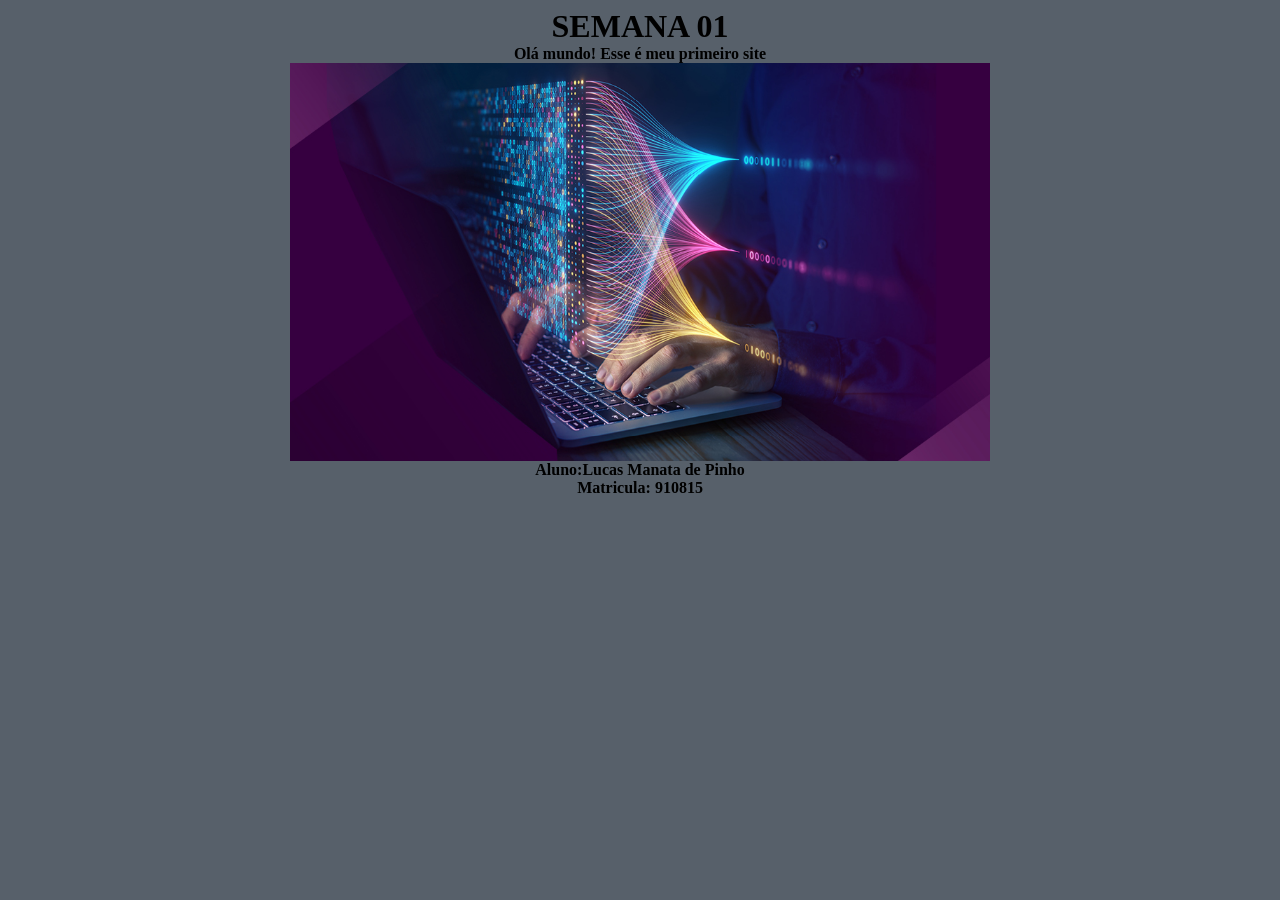
<file: DIW/index.html>
<!DOCTYPE html>
<html lang="en">
<head>
    <meta charset="UTF-8">
    <meta name="viewport" content="width=device-width, initial-scale=1.0">
    <title>Semana 1</title>
    <link rel="stylesheet" href="style.css">
    <style> 
        h1 {
            text-align: center;
            margin: 0;
    }
        h4 {
            text-align: center;
            margin: 0;
    }
        img {
            display: block;
            margin: 0 auto;
    }    
    </style>
</head>
<body>
    <h1>SEMANA 01</h1>
    <h4>Olá mundo! Esse é meu primeiro site</h4>
    <img src="computersciencie.jpeg" alt="" width="700px">
    <h4>Aluno:Lucas Manata de Pinho</h4>
    <h4>Matricula: 910815</h4>
</body>
</html>
</file>
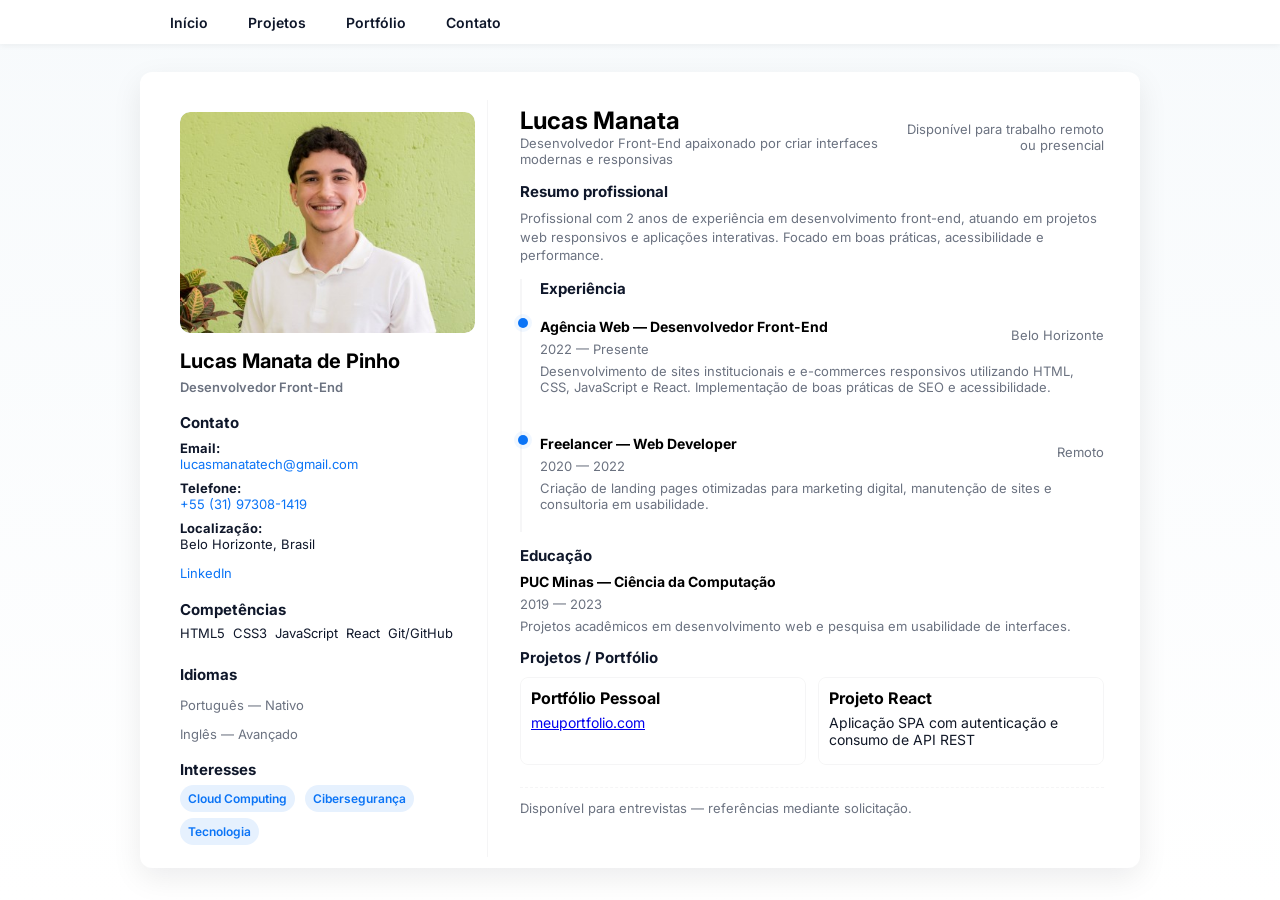
<file: DIW/semana03/index.html>
<!doctype html>
<html lang="pt-BR">
<head>
  <meta charset="utf-8" />
  <meta name="viewport" content="width=device-width,initial-scale=1" />
  <title>Currículo — Lucas Manata de Pinho</title>
  <meta name="description" content="Currículo em HTML/CSS de Lucas Manata de Pinho" />

  <!-- Fonte (substitua se preferir) -->
  <link href="https://fonts.googleapis.com/css2?family=Inter:wght@300;400;600;700&display=swap" rel="stylesheet">
  <link rel="stylesheet" href="style.css">
</head>
<body>
  <header class="site-header">
    <nav class="navbar">
      <ul>
        <li><a href="index.html">Início</a></li>
        <li><a href="projetos.html">Projetos</a></li>
        <li><a href="portfolio.html">Portfólio</a></li>
        <li><a href="contato.html">Contato</a></li>
      </ul>
    </nav>
  </header>

  <article class="cv-wrap" role="article" aria-label="Currículo">

    <!-- SIDEBAR -->
    <aside class="sidebar" aria-label="Informações pessoais">
      <div class="photo" aria-hidden="true">
        <img src="fotominha.jpg" alt="Foto de Lucas Manata" style="width:100%;height:100%;object-fit:cover;border-radius:10px;"/>
      </div>
      <div class="profile">
        <div class="name">Lucas Manata de Pinho</div>
        <div class="role">Desenvolvedor Front-End</div>
      </div>

      <div class="contact">
        <h3>Contato</h3>
        <p><strong>Email:</strong> <br><a href="email:lucas@email.com">lucasmanatatech@gmail.com</a></p>
        <p><strong>Telefone:</strong> <br><a href="tel:+5531999999999">+55 (31) 97308-1419</a></p>
        <p><strong>Localização:</strong> <br>Belo Horizonte, Brasil</p>

        <div style="margin-top:10px">
          <a class="muted" href="https://www.linkedin.com/in/lucasmanata/">LinkedIn</a>
        </div>
      </div>

      <div class="section">
        <h3>Competências</h3>
        <div class="skill-list">
          <span class="skill">HTML5</span>
          <span class="skill">CSS3</span>
          <span class="skill">JavaScript</span>
          <span class="skill">React</span>
          <span class="skill">Git/GitHub</span>
        </div>
      </div>

      <div class="section">
        <h3>Idiomas</h3>
        <p class="muted">Português — Nativo</p>
        <p class="muted">Inglês — Avançado</p>
      </div>

      <div class="section">
        <h3>Interesses</h3>
        <span class="tag">Cloud Computing</span>
        <span class="tag">Cibersegurança</span>
        <span class="tag">Tecnologia</span>
      </div>

    </aside>

    <!-- MAIN -->
    <main class="main">
      <header class="headline">
        <div>
          <h2 style="margin:0">Lucas Manata</h2>
          <div class="muted">Desenvolvedor Front-End apaixonado por criar interfaces modernas e responsivas</div>
        </div>
        <div style="text-align:right">
          <div class="muted">Disponível para trabalho remoto ou presencial</div>
        </div>
      </header>

      <section class="summary item">
        <h3>Resumo profissional</h3>
        <p class="desc">Profissional com 2 anos de experiência em desenvolvimento front-end, atuando em projetos web responsivos e aplicações interativas. Focado em boas práticas, acessibilidade e performance.</p>
      </section>

      <section class="experience item">
        <h3>Experiência</h3>

        <div class="exp-row">
          <div class="meta">
            <div>
              <h4>Agência Web — Desenvolvedor Front-End</h4>
              <div class="muted">2022 — Presente</div>
            </div>
            <div class="muted">Belo Horizonte</div>
          </div>
          <p class="desc">Desenvolvimento de sites institucionais e e-commerces responsivos utilizando HTML, CSS, JavaScript e React. Implementação de boas práticas de SEO e acessibilidade.</p>
        </div>

        <div class="exp-row">
          <div class="meta">
            <div>
              <h4>Freelancer — Web Developer</h4>
              <div class="muted">2020 — 2022</div>
            </div>
            <div class="muted">Remoto</div>
          </div>
          <p class="desc">Criação de landing pages otimizadas para marketing digital, manutenção de sites e consultoria em usabilidade.</p>
        </div>
      </section>

      <section class="item">
        <h3>Educação</h3>
        <div style="margin-top:8px">
          <h4>PUC Minas — Ciência da Computação</h4>
          <div class="muted">2019 — 2023</div>
          <p class="desc">Projetos acadêmicos em desenvolvimento web e pesquisa em usabilidade de interfaces.</p>
        </div>
      </section>

      <section class="item">
        <h3>Projetos / Portfólio</h3>
        <div style="display:grid; grid-template-columns:repeat(auto-fit, minmax(180px,1fr)); gap:12px; margin-top:10px">
          <div style="padding:10px; border-radius:8px; border:1px solid rgba(15,23,42,0.04)">
            <strong>Portfólio Pessoal</strong>
            <p class="muted"><a href="https://meuportfolio.com">meuportfolio.com</a></p>
          </div>
          <div style="padding:10px; border-radius:8px; border:1px solid rgba(15,23,42,0.04)">
            <strong>Projeto React</strong>
            <p class="muted">Aplicação SPA com autenticação e consumo de API REST</p>
          </div>
        </div>
      </section>

      <footer style="margin-top:22px; border-top:1px dashed rgba(15,23,42,0.04); padding-top:12px">
        <div class="muted">Disponível para entrevistas — referências mediante solicitação.</div>
      </footer>

    </main>
  </article>
</body>
</html>
</file>
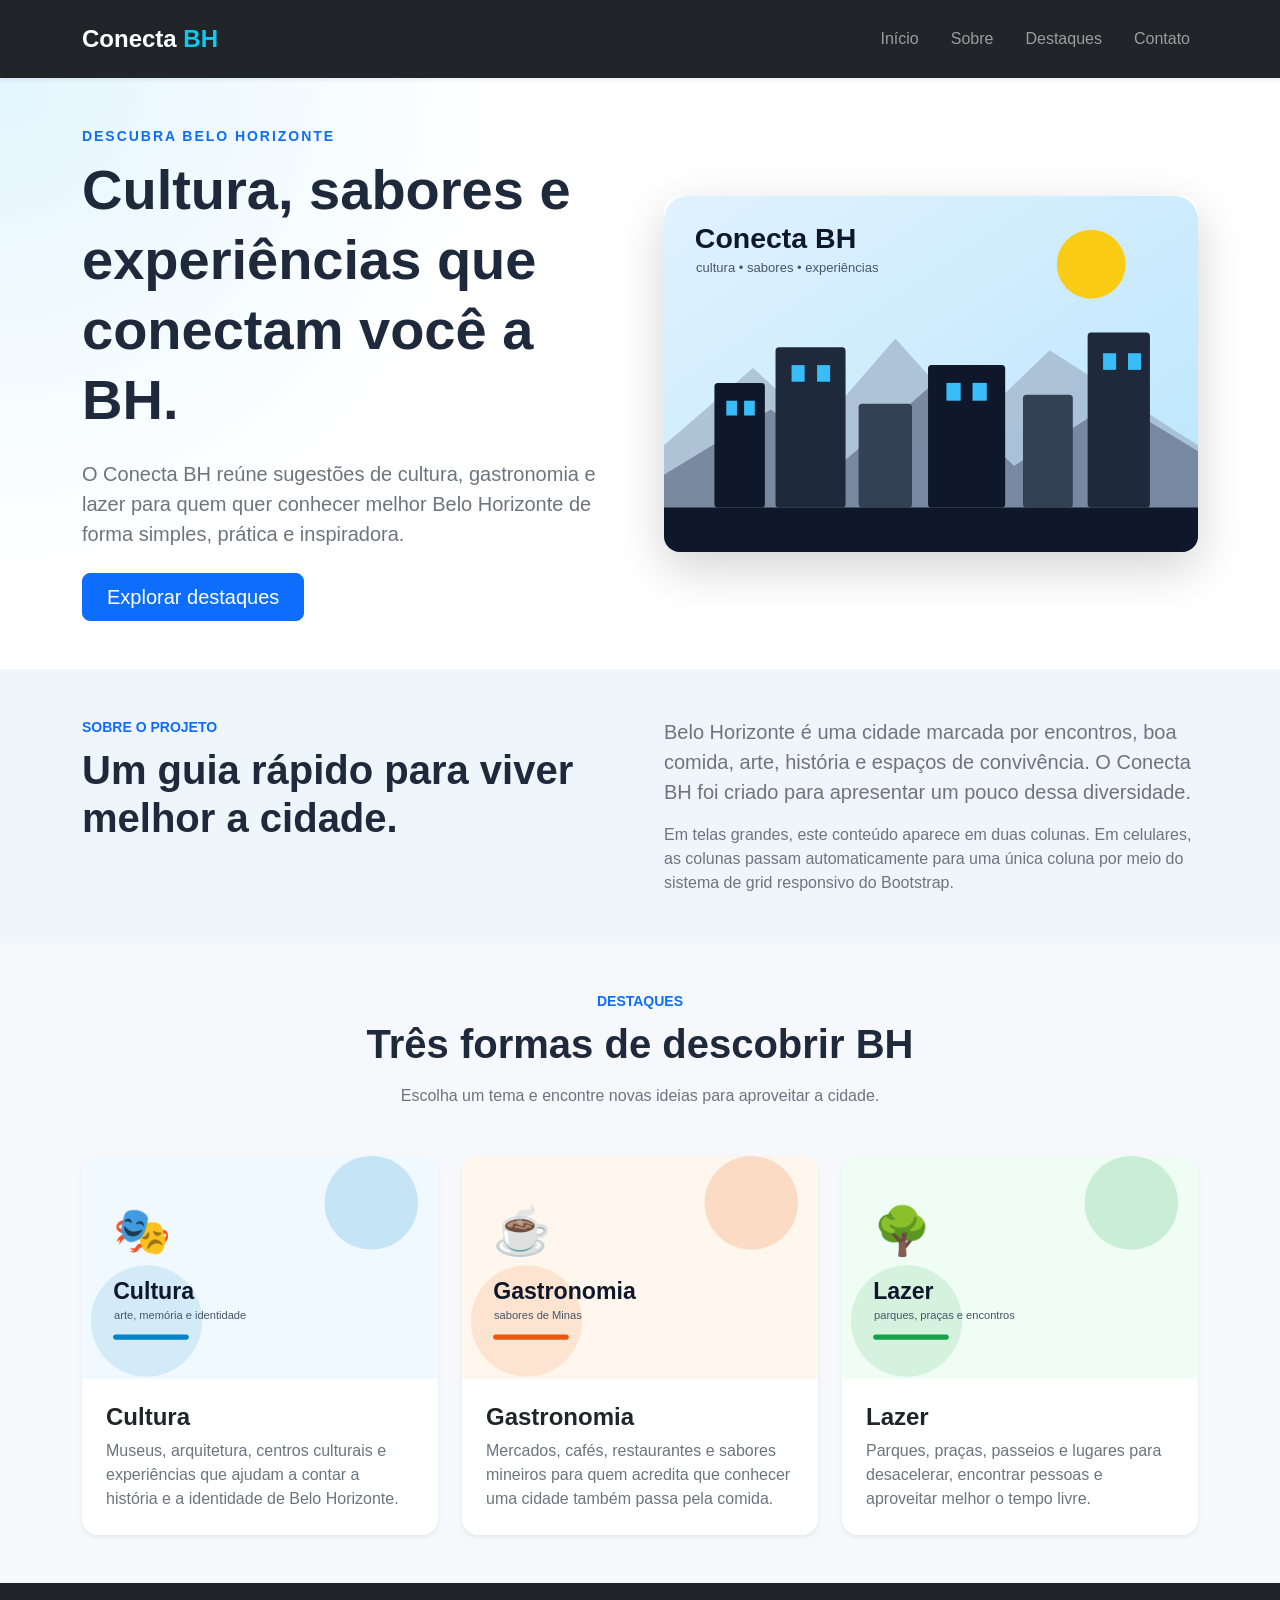
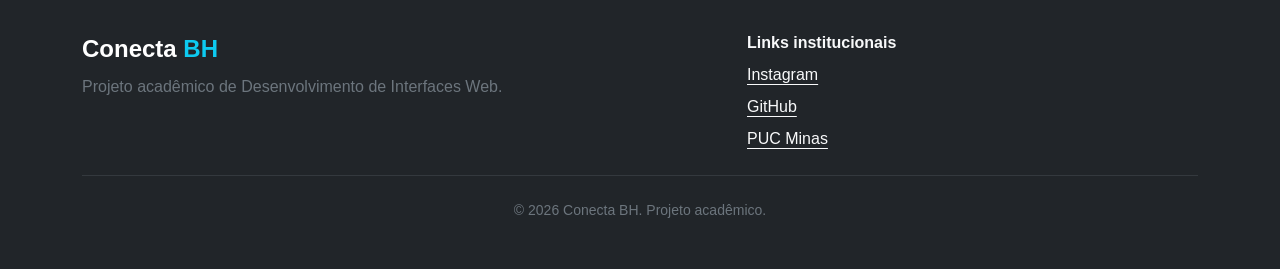
<file: DIW/semana06/index.html>
<!doctype html>
<html lang="pt-BR">
<head>
    <meta charset="utf-8">
    <meta name="viewport" content="width=device-width, initial-scale=1">
    <meta name="description" content="Conecta BH - cultura, gastronomia e lazer em Belo Horizonte.">
    <title>Conecta BH</title>

    <!-- Bootstrap 5.3.8 via CDN -->
    <link
        href="https://cdn.jsdelivr.net/npm/bootstrap@5.3.8/dist/css/bootstrap.min.css"
        rel="stylesheet"
        integrity="sha384-sRIl4kxILFvY47J16cr9ZwB07vP4J8+LH7qKQnuqkuIAvNWLzeN8tE5YBujZqJLB"
        crossorigin="anonymous"
    >

    <!-- CSS próprio: apenas identidade visual e pequenos ajustes.
         A responsividade e o layout são feitos com Bootstrap. -->
    <link rel="stylesheet" href="css/styles.css">
</head>
<body>

    <!-- CABEÇALHO -->
    <header class="navbar navbar-expand-lg navbar-dark bg-dark sticky-top shadow-sm">
        <div class="container py-2">
            <a class="navbar-brand fw-bold fs-4" href="#inicio">
                Conecta <span class="text-info">BH</span>
            </a>

            <button
                class="navbar-toggler"
                type="button"
                data-bs-toggle="collapse"
                data-bs-target="#menuPrincipal"
                aria-controls="menuPrincipal"
                aria-expanded="false"
                aria-label="Abrir ou fechar menu"
            >
                <span class="navbar-toggler-icon"></span>
            </button>

            <nav class="collapse navbar-collapse" id="menuPrincipal">
                <ul class="navbar-nav ms-auto gap-lg-3">
                    <li class="nav-item">
                        <a class="nav-link" href="#inicio">Início</a>
                    </li>
                    <li class="nav-item">
                        <a class="nav-link" href="#sobre">Sobre</a>
                    </li>
                    <li class="nav-item">
                        <a class="nav-link" href="#destaques">Destaques</a>
                    </li>
                    <li class="nav-item">
                        <a class="nav-link" href="#contato">Contato</a>
                    </li>
                </ul>
            </nav>
        </div>
    </header>

    <!-- SEÇÃO PRINCIPAL -->
    <main id="inicio">
        <section class="hero py-5">
            <div class="container">
                <div class="row align-items-center g-5">
                    <div class="col-12 col-lg-6">
                        <p class="text-uppercase text-primary fw-bold small tracking-wide mb-2">
                            Descubra Belo Horizonte
                        </p>

                        <h1 class="display-4 fw-bold lh-sm mb-4">
                            Cultura, sabores e experiências que conectam você a BH.
                        </h1>

                        <p class="lead text-secondary mb-4">
                            O Conecta BH reúne sugestões de cultura, gastronomia e lazer
                            para quem quer conhecer melhor Belo Horizonte de forma simples,
                            prática e inspiradora.
                        </p>

                        <a class="btn btn-primary btn-lg px-4" href="#destaques">
                            Explorar destaques
                        </a>
                    </div>

                    <div class="col-12 col-lg-6">
                        <img
                            class="img-fluid rounded-4 shadow-lg"
                            src="img/banner.svg"
                            alt="Ilustração de Belo Horizonte com pontos turísticos e montanhas"
                        >
                    </div>
                </div>
            </div>
        </section>

        <!-- CONTEÚDO EM DUAS COLUNAS NO DESKTOP E UMA NO MOBILE -->
        <section id="sobre" class="sobre py-5">
            <div class="container">
                <div class="row g-4 g-lg-5">
                    <div class="col-12 col-lg-6">
                        <p class="text-uppercase text-primary fw-bold small mb-2">
                            Sobre o projeto
                        </p>
                        <h2 class="display-6 fw-bold mb-0">
                            Um guia rápido para viver melhor a cidade.
                        </h2>
                    </div>

                    <div class="col-12 col-lg-6">
                        <p class="text-secondary fs-5 mb-3">
                            Belo Horizonte é uma cidade marcada por encontros, boa comida,
                            arte, história e espaços de convivência. O Conecta BH foi criado
                            para apresentar um pouco dessa diversidade.
                        </p>
                        <p class="text-secondary mb-0">
                            Em telas grandes, este conteúdo aparece em duas colunas.
                            Em celulares, as colunas passam automaticamente para uma única
                            coluna por meio do sistema de grid responsivo do Bootstrap.
                        </p>
                    </div>
                </div>
            </div>
        </section>

        <!-- SEÇÃO SECUNDÁRIA / CARDS -->
        <section id="destaques" class="py-5">
            <div class="container">
                <div class="text-center mx-auto mb-5 secao-titulo">
                    <p class="text-uppercase text-primary fw-bold small mb-2">
                        Destaques
                    </p>
                    <h2 class="display-6 fw-bold mb-3">
                        Três formas de descobrir BH
                    </h2>
                    <p class="text-secondary mb-0">
                        Escolha um tema e encontre novas ideias para aproveitar a cidade.
                    </p>
                </div>

                <div class="row row-cols-1 row-cols-md-2 row-cols-lg-3 g-4">
                    <div class="col">
                        <article class="card h-100 border-0 shadow-sm">
                            <img
                                src="img/cultura.svg"
                                class="card-img-top"
                                alt="Ilustração representando cultura e arte em Belo Horizonte"
                            >
                            <div class="card-body p-4">
                                <h3 class="h4 card-title fw-bold">Cultura</h3>
                                <p class="card-text text-secondary">
                                    Museus, arquitetura, centros culturais e experiências que
                                    ajudam a contar a história e a identidade de Belo Horizonte.
                                </p>
                            </div>
                        </article>
                    </div>

                    <div class="col">
                        <article class="card h-100 border-0 shadow-sm">
                            <img
                                src="img/gastronomia.svg"
                                class="card-img-top"
                                alt="Ilustração representando gastronomia mineira"
                            >
                            <div class="card-body p-4">
                                <h3 class="h4 card-title fw-bold">Gastronomia</h3>
                                <p class="card-text text-secondary">
                                    Mercados, cafés, restaurantes e sabores mineiros para quem
                                    acredita que conhecer uma cidade também passa pela comida.
                                </p>
                            </div>
                        </article>
                    </div>

                    <div class="col">
                        <article class="card h-100 border-0 shadow-sm">
                            <img
                                src="img/lazer.svg"
                                class="card-img-top"
                                alt="Ilustração representando lazer e áreas verdes"
                            >
                            <div class="card-body p-4">
                                <h3 class="h4 card-title fw-bold">Lazer</h3>
                                <p class="card-text text-secondary">
                                    Parques, praças, passeios e lugares para desacelerar,
                                    encontrar pessoas e aproveitar melhor o tempo livre.
                                </p>
                            </div>
                        </article>
                    </div>
                </div>
            </div>
        </section>
    </main>

    <!-- RODAPÉ -->
    <footer id="contato" class="bg-dark text-light py-5">
        <div class="container">
            <div class="row g-4 align-items-start">
                <div class="col-12 col-md-7">
                    <a class="text-white text-decoration-none fw-bold fs-4" href="#inicio">
                        Conecta <span class="text-info">BH</span>
                    </a>
                    <p class="text-secondary mt-2 mb-0">
                        Projeto acadêmico de Desenvolvimento de Interfaces Web.
                    </p>
                </div>

                <div class="col-12 col-md-5">
                    <p class="fw-bold mb-2">Links institucionais</p>
                    <div class="d-grid gap-2">
                        <a class="link-light link-offset-2" href="https://www.instagram.com/" target="_blank" rel="noopener">
                            Instagram
                        </a>
                        <a class="link-light link-offset-2" href="https://github.com/" target="_blank" rel="noopener">
                            GitHub
                        </a>
                        <a class="link-light link-offset-2" href="https://www.pucminas.br/" target="_blank" rel="noopener">
                            PUC Minas
                        </a>
                    </div>
                </div>
            </div>

            <hr class="border-secondary my-4">

            <p class="text-secondary text-center small mb-0">
                © 2026 Conecta BH. Projeto acadêmico.
            </p>
        </div>
    </footer>

    <!-- Bootstrap JS Bundle: necessário para o menu mobile -->
    <script
        src="https://cdn.jsdelivr.net/npm/bootstrap@5.3.8/dist/js/bootstrap.bundle.min.js"
        integrity="sha384-FKyoEForCGlyvwx9Hj09JcYn3nv7wiPVlz7YYwJrWVcXK/BmnVDxM+D2scQbITxI"
        crossorigin="anonymous"
    ></script>
</body>
</html>
</file>
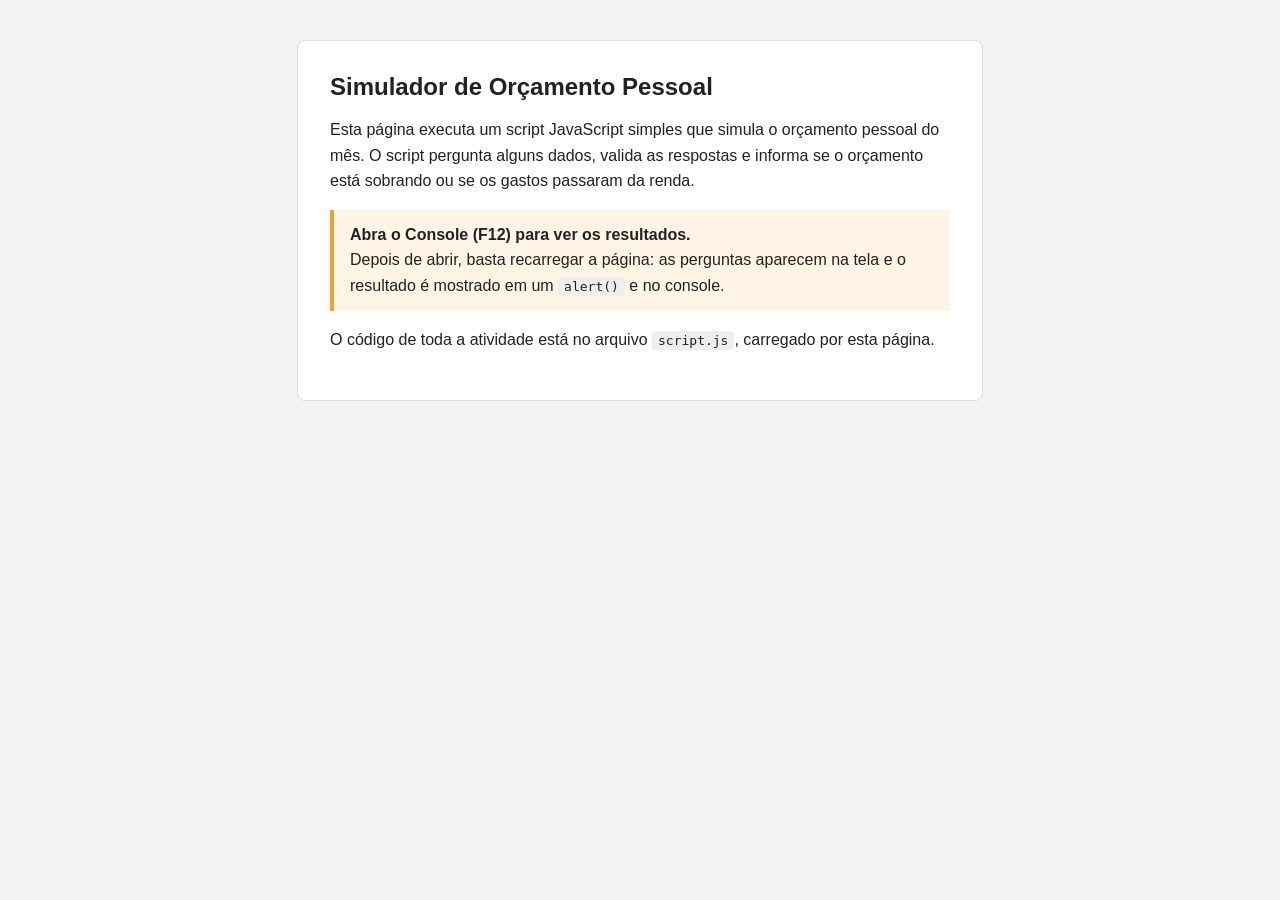
<file: DIW/semana07/index.html>
<!DOCTYPE html>
<html lang="pt-BR">
<head>
    <meta charset="UTF-8">
    <meta name="viewport" content="width=device-width, initial-scale=1.0">
    <title>Simulador de Orçamento Pessoal</title>
    <style>
        body {
            font-family: Arial, Helvetica, sans-serif;
            background-color: #f4f4f4;
            margin: 0;
            padding: 40px 20px;
            color: #222;
        }

        main {
            max-width: 620px;
            margin: 0 auto;
            background-color: #fff;
            border: 1px solid #ddd;
            border-radius: 8px;
            padding: 32px;
        }

        h1 {
            margin-top: 0;
            font-size: 24px;
        }

        p {
            line-height: 1.6;
        }

        .aviso {
            background-color: #fff4e5;
            border-left: 4px solid #e8a33d;
            padding: 12px 16px;
        }

        code {
            background-color: #eee;
            padding: 2px 6px;
            border-radius: 4px;
        }
    </style>
</head>
<body>
    <main>
        <h1>Simulador de Orçamento Pessoal</h1>

        <p>
            Esta página executa um script JavaScript simples que simula o orçamento
            pessoal do mês. O script pergunta alguns dados, valida as respostas e
            informa se o orçamento está sobrando ou se os gastos passaram da renda.
        </p>

        <p class="aviso">
            <strong>Abra o Console (F12) para ver os resultados.</strong><br>
            Depois de abrir, basta recarregar a página: as perguntas aparecem na tela
            e o resultado é mostrado em um <code>alert()</code> e no console.
        </p>

        <p>
            O código de toda a atividade está no arquivo <code>script.js</code>,
            carregado por esta página.
        </p>
    </main>

    <script src="script.js"></script>
</body>
</html>
</file>
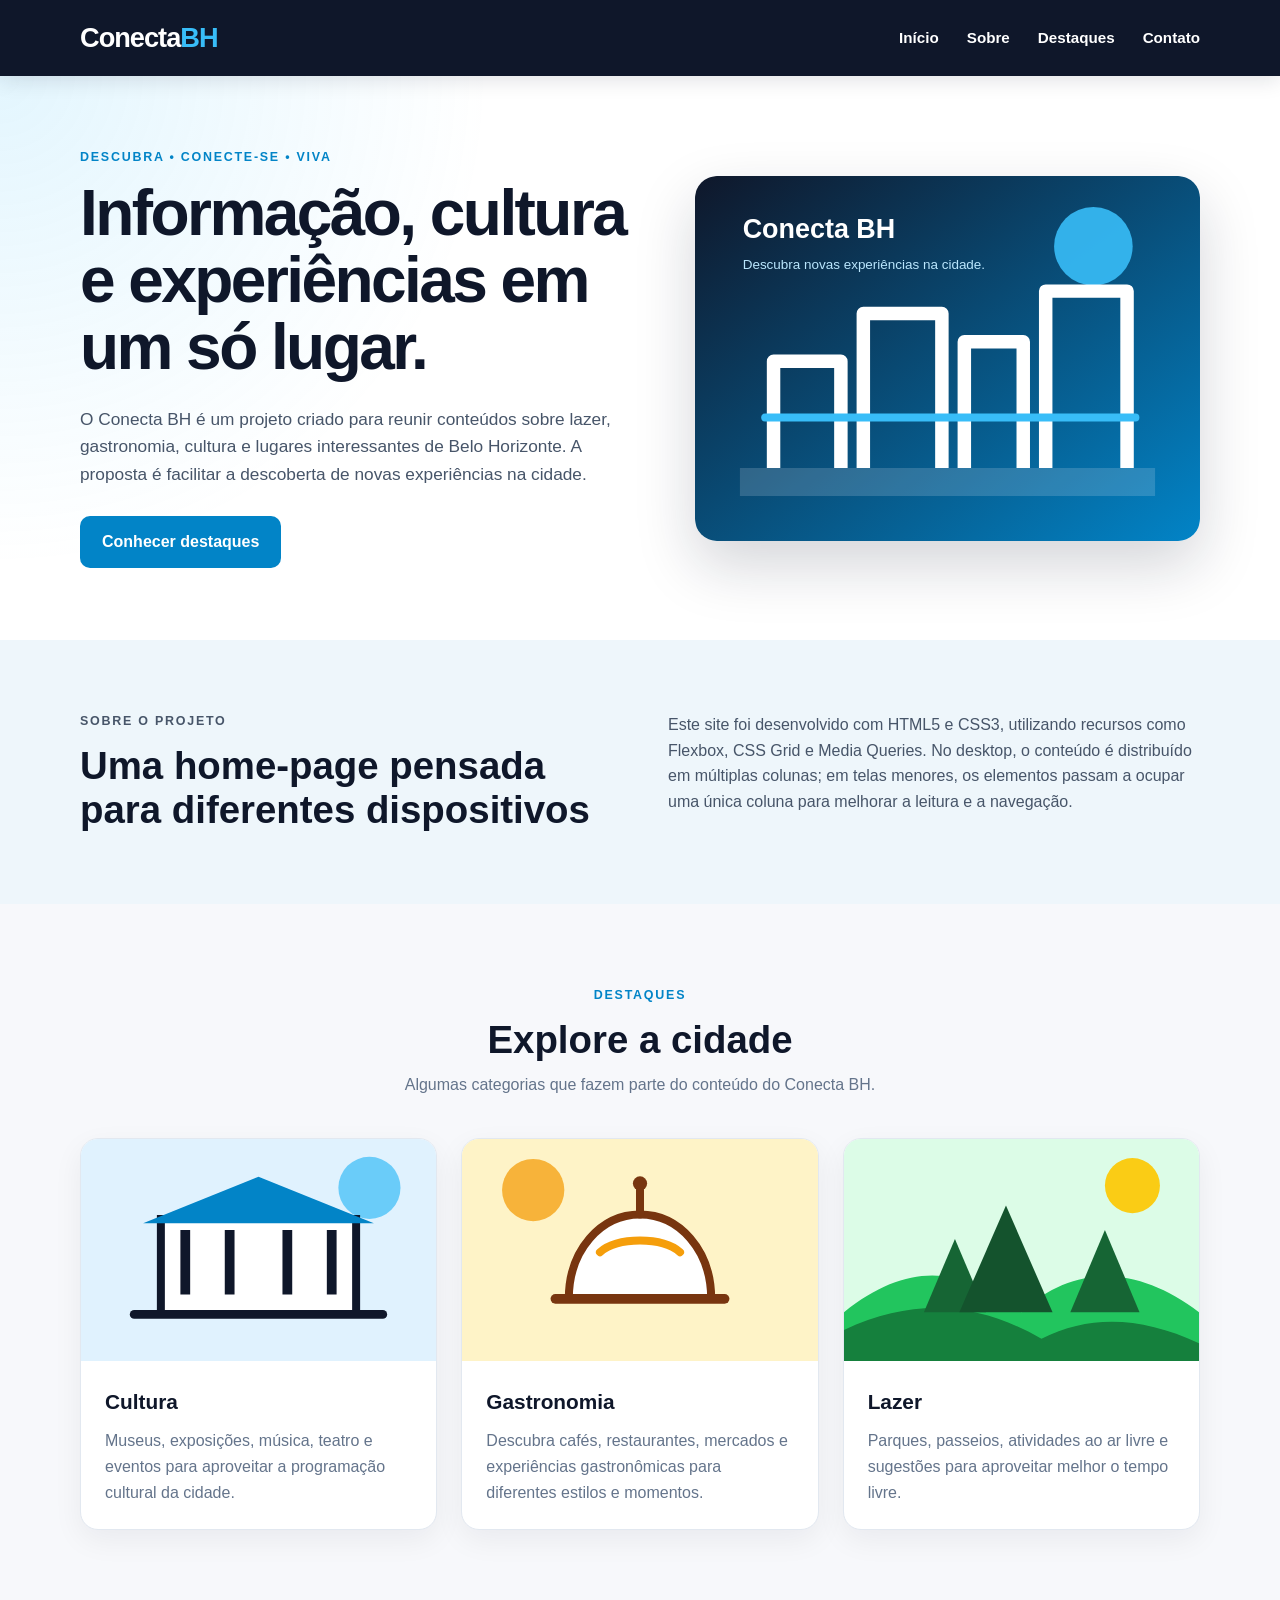
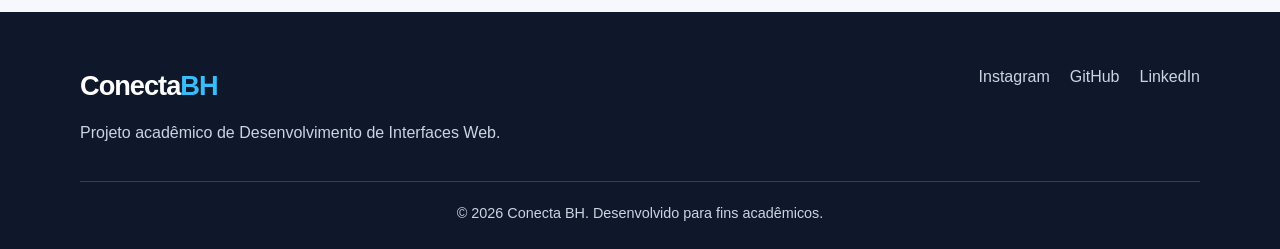
<file: DIW/semana05/home.html>
<!DOCTYPE html>
<html lang="pt-BR">
<head>
    <meta charset="UTF-8">
    <meta name="viewport" content="width=device-width, initial-scale=1.0">
    <meta name="description" content="Home-page responsiva do projeto Conecta BH.">
    <title>Conecta BH</title>
    <link rel="stylesheet" href="css/styles.css">
</head>

<body>
    <header class="cabecalho">
        <div class="container cabecalho-conteudo">
            <a class="logo" href="#inicio" aria-label="Página inicial Conecta BH">
                Conecta<span>BH</span>
            </a>

            <nav class="navegacao" aria-label="Navegação principal">
                <a href="#inicio">Início</a>
                <a href="#sobre">Sobre</a>
                <a href="#destaques">Destaques</a>
                <a href="#contato">Contato</a>
            </nav>
        </div>
    </header>

    <main id="inicio">
        <section class="hero">
            <div class="container hero-grid">
                <div class="hero-texto">
                    <p class="etiqueta">DESCUBRA • CONECTE-SE • VIVA</p>
                    <h1>Informação, cultura e experiências em um só lugar.</h1>
                    <p>
                        O Conecta BH é um projeto criado para reunir conteúdos sobre
                        lazer, gastronomia, cultura e lugares interessantes de Belo Horizonte.
                        A proposta é facilitar a descoberta de novas experiências na cidade.
                    </p>
                    <a class="botao" href="#destaques">Conhecer destaques</a>
                </div>

                <div class="hero-imagem">
                    <img src="img/banner.svg" alt="Ilustração urbana representando Belo Horizonte">
                </div>
            </div>
        </section>

        <section id="sobre" class="sobre">
            <div class="container duas-colunas">
                <div>
                    <p class="etiqueta">SOBRE O PROJETO</p>
                    <h2>Uma home-page pensada para diferentes dispositivos</h2>
                </div>

                <div>
                    <p>
                        Este site foi desenvolvido com HTML5 e CSS3, utilizando recursos
                        como Flexbox, CSS Grid e Media Queries. No desktop, o conteúdo é
                        distribuído em múltiplas colunas; em telas menores, os elementos
                        passam a ocupar uma única coluna para melhorar a leitura e a navegação.
                    </p>
                </div>
            </div>
        </section>

        <section id="destaques" class="destaques">
            <div class="container">
                <div class="secao-titulo">
                    <p class="etiqueta">DESTAQUES</p>
                    <h2>Explore a cidade</h2>
                    <p>Algumas categorias que fazem parte do conteúdo do Conecta BH.</p>
                </div>

                <div class="cards">
                    <article class="card">
                        <img src="img/cultura.svg" alt="Ilustração representando cultura e arte">
                        <div class="card-conteudo">
                            <h3>Cultura</h3>
                            <p>
                                Museus, exposições, música, teatro e eventos para aproveitar
                                a programação cultural da cidade.
                            </p>
                        </div>
                    </article>

                    <article class="card">
                        <img src="img/gastronomia.svg" alt="Ilustração representando gastronomia">
                        <div class="card-conteudo">
                            <h3>Gastronomia</h3>
                            <p>
                                Descubra cafés, restaurantes, mercados e experiências
                                gastronômicas para diferentes estilos e momentos.
                            </p>
                        </div>
                    </article>

                    <article class="card">
                        <img src="img/lazer.svg" alt="Ilustração representando lazer ao ar livre">
                        <div class="card-conteudo">
                            <h3>Lazer</h3>
                            <p>
                                Parques, passeios, atividades ao ar livre e sugestões
                                para aproveitar melhor o tempo livre.
                            </p>
                        </div>
                    </article>
                </div>
            </div>
        </section>
    </main>

    <footer id="contato" class="rodape">
        <div class="container rodape-conteudo">
            <div>
                <a class="logo logo-rodape" href="#inicio">Conecta<span>BH</span></a>
                <p>Projeto acadêmico de Desenvolvimento de Interfaces Web.</p>
            </div>

            <div class="redes">
                <a href="https://www.instagram.com/" target="_blank" rel="noopener noreferrer">Instagram</a>
                <a href="https://github.com/" target="_blank" rel="noopener noreferrer">GitHub</a>
                <a href="https://www.linkedin.com/" target="_blank" rel="noopener noreferrer">LinkedIn</a>
            </div>
        </div>

        <p class="copyright">
            © 2026 Conecta BH. Desenvolvido para fins acadêmicos.
        </p>
    </footer>
</body>
</html>
</file>
<file: DIW/style.css>
body{
    background-color: #57606a;
    
}
</file>
<file: DIW/semana03/style.css>
:root{
  --accent:#0b74f6;
  --muted:#6b7280;
  --bg:#f7fafc;
  --card:#ffffff;
  --max-width:1000px;
  --radius:12px;
  color-scheme: light;
}

*{box-sizing:border-box}
html,body{height:100%; scroll-behavior:smooth;}
body{
  margin:0;
  font-family:Inter, system-ui, -apple-system, 'Segoe UI', Roboto, 'Helvetica Neue', Arial;
  background:linear-gradient(180deg, var(--bg), #fff);
  -webkit-font-smoothing:antialiased;
  -moz-osx-font-smoothing:grayscale;
  padding:72px 16px 32px; /* espaço para o menu fixo */
  display:flex;
  justify-content:center;
}

/* NAVBAR */
.site-header{
  position:fixed;
  top:0; left:0; right:0;
  background:var(--card);
  box-shadow:0 2px 6px rgba(0,0,0,0.05);
  z-index:1000;
}
.navbar{
  max-width:var(--max-width);
  margin:0 auto;
  padding:12px 20px;
}
.navbar ul{
  margin:0;
  padding:0;
  list-style:none;
  display:flex;
  gap:20px;
}
.navbar a{
  color:#0f172a;
  font-weight:600;
  text-decoration:none;
  font-size:14px;
  transition:color .2s, background .2s;
  padding:6px 10px;
  border-radius:6px;
}
.navbar a:hover{
  color:white;
  background:var(--accent);
}

.cv-wrap{
  width:100%;
  max-width:var(--max-width);
  background:var(--card);
  border-radius:var(--radius);
  box-shadow:0 10px 30px rgba(2,6,23,0.08);
  overflow:hidden;
  display:grid;
  grid-template-columns: 320px 1fr;
  gap:24px;
  padding:28px;
}

/* SIDEBAR */
.sidebar{
  padding:12px 12px;
  border-right:1px solid rgba(15,23,42,0.04);
}

.photo{
  width:100%;
  aspect-ratio: 4/3;
  background:linear-gradient(135deg, rgba(11,116,246,0.08), rgba(11,116,246,0.02));
  border-radius:10px;
  display:flex;
  align-items:center;
  justify-content:center;
  font-weight:600;
  color:var(--accent);
  font-size:14px;
  margin-bottom:16px;
  overflow:hidden;
}

.name{font-size:20px; font-weight:700; margin:6px 0}
.role{color:var(--muted); font-weight:600; font-size:13px}

.contact, .section{margin-top:18px}
.contact p{margin:8px 0; font-size:13px; color:#0f172a}
.contact a{color:var(--accent); text-decoration:none}
.contact a:hover{text-decoration:underline}
.contact small{display:block; color:var(--muted); font-size:12px}

.tag{
  display:inline-block;
  padding:6px 8px;
  border-radius:999px;
  background:rgba(11,116,246,0.1);
  color:var(--accent);
  font-weight:600;
  font-size:12px;
  margin:6px 6px 0 0;
}

.skill-list{display:flex; flex-wrap:wrap}
.skill{font-size:13px; color:#0f172a; margin:6px 8px 6px 0}

/* MAIN */
.main{padding:6px 8px}
.headline{display:flex; align-items:center; justify-content:space-between}
.summary{color:#0f172a; margin-top:12px; line-height:1.45}

h3{margin:0; font-size:15px; color:#0f172a}
.muted{color:var(--muted); font-size:13px}

.item{margin-top:14px}
.item .meta{display:flex; align-items:center; justify-content:space-between}
.item h4{margin:6px 0; font-size:14px}
.item p{margin:6px 0; color:#111827; font-size:14px}
.item .desc{color:var(--muted); font-size:13px}

/* Timeline bullets */
.experience{border-left:2px solid rgba(15,23,42,0.04); padding-left:18px}
.exp-row{position:relative; padding:14px 0}
.exp-row::before{
  content:''; width:10px; height:10px; border-radius:50%; background:var(--accent); position:absolute; left:-22px; top:20px;
  box-shadow:0 0 0 4px rgba(11,116,246,0.06)
}

/* responsive */
@media (max-width:880px){
  .cv-wrap{grid-template-columns:1fr; padding:20px}
  .headline{flex-direction:column; align-items:flex-start; gap:6px}
  .sidebar{border-right:none; border-bottom:1px solid rgba(15,23,42,0.04); padding-bottom:18px}
  .navbar ul{flex-direction:column; gap:10px}
}

/* Print */
@media print{
  body{background:white; padding:0}
  .cv-wrap{box-shadow:none; border-radius:0; width:100%; max-width:800px}
  .site-header{display:none}
  a::after{content:''}
}
</file>
<file: DIW/semana05/css/styles.css>
/* =========================
   RESET E CONFIGURAÇÕES GERAIS
========================= */
* {
    margin: 0;
    padding: 0;
    box-sizing: border-box;
}

html {
    scroll-behavior: smooth;
}

body {
    font-family: Arial, Helvetica, sans-serif;
    background: #f7f8fb;
    color: #1e293b;
    line-height: 1.6;
}

img {
    display: block;
    width: 100%;
}

a {
    color: inherit;
    text-decoration: none;
}

.container {
    width: min(1120px, 92%);
    margin: 0 auto;
}

/* =========================
   CABEÇALHO
========================= */
.cabecalho {
    background: #0f172a;
    color: #ffffff;
    position: sticky;
    top: 0;
    z-index: 10;
    box-shadow: 0 4px 20px rgba(15, 23, 42, 0.12);
}

.cabecalho-conteudo {
    min-height: 76px;
    display: flex;
    align-items: center;
    justify-content: space-between;
    gap: 30px;
}

.logo {
    font-size: 1.7rem;
    font-weight: 800;
    letter-spacing: -1px;
}

.logo span {
    color: #38bdf8;
}

.navegacao {
    display: flex;
    align-items: center;
    gap: 28px;
}

.navegacao a {
    font-weight: 700;
    font-size: 0.95rem;
    transition: color 0.2s ease;
}

.navegacao a:hover {
    color: #38bdf8;
}

/* =========================
   HERO / SEÇÃO PRINCIPAL
========================= */
.hero {
    padding: 72px 0;
    background:
        radial-gradient(circle at top left, rgba(56, 189, 248, 0.14), transparent 35%),
        #ffffff;
}

.hero-grid {
    display: grid;
    grid-template-columns: 1.05fr 0.95fr;
    align-items: center;
    gap: 56px;
}

.etiqueta {
    color: #0284c7;
    font-size: 0.78rem;
    font-weight: 800;
    letter-spacing: 0.14em;
    margin-bottom: 12px;
}

.hero h1 {
    font-size: clamp(2.3rem, 5vw, 4.5rem);
    line-height: 1.05;
    letter-spacing: -0.04em;
    margin-bottom: 24px;
    color: #0f172a;
}

.hero-texto > p:not(.etiqueta) {
    max-width: 620px;
    font-size: 1.08rem;
    color: #475569;
    margin-bottom: 28px;
}

.botao {
    display: inline-block;
    background: #0284c7;
    color: #ffffff;
    padding: 13px 22px;
    border-radius: 10px;
    font-weight: 800;
    transition: transform 0.2s ease, background 0.2s ease;
}

.botao:hover {
    background: #0369a1;
    transform: translateY(-2px);
}

.hero-imagem img {
    border-radius: 22px;
    box-shadow: 0 24px 60px rgba(15, 23, 42, 0.18);
}

/* =========================
   SOBRE
========================= */
.sobre {
    padding: 72px 0;
    background: #eef6fb;
}

.duas-colunas {
    display: grid;
    grid-template-columns: 1fr 1fr;
    gap: 56px;
    align-items: start;
}

.sobre h2,
.destaques h2 {
    color: #0f172a;
    font-size: clamp(1.9rem, 3vw, 2.8rem);
    line-height: 1.15;
}

.sobre p {
    color: #475569;
}

/* =========================
   CARDS / SEÇÃO SECUNDÁRIA
========================= */
.destaques {
    padding: 82px 0;
}

.secao-titulo {
    text-align: center;
    max-width: 680px;
    margin: 0 auto 40px;
}

.secao-titulo > p:last-child {
    color: #64748b;
    margin-top: 10px;
}

.cards {
    display: grid;
    grid-template-columns: repeat(3, 1fr);
    gap: 24px;
}

.card {
    background: #ffffff;
    border: 1px solid #e2e8f0;
    border-radius: 18px;
    overflow: hidden;
    box-shadow: 0 10px 30px rgba(15, 23, 42, 0.06);
    transition: transform 0.2s ease, box-shadow 0.2s ease;
}

.card:hover {
    transform: translateY(-5px);
    box-shadow: 0 18px 38px rgba(15, 23, 42, 0.10);
}

.card img {
    aspect-ratio: 16 / 10;
    object-fit: cover;
}

.card-conteudo {
    padding: 24px;
}

.card h3 {
    color: #0f172a;
    margin-bottom: 10px;
    font-size: 1.3rem;
}

.card p {
    color: #64748b;
}

/* =========================
   RODAPÉ
========================= */
.rodape {
    background: #0f172a;
    color: #cbd5e1;
    padding: 52px 0 24px;
}

.rodape-conteudo {
    display: flex;
    justify-content: space-between;
    align-items: flex-start;
    gap: 40px;
}

.logo-rodape {
    color: #ffffff;
    display: inline-block;
    margin-bottom: 12px;
}

.redes {
    display: flex;
    gap: 20px;
    flex-wrap: wrap;
}

.redes a:hover {
    color: #38bdf8;
}

.copyright {
    width: min(1120px, 92%);
    margin: 36px auto 0;
    padding-top: 20px;
    border-top: 1px solid #334155;
    text-align: center;
    font-size: 0.9rem;
}

/* =========================
   RESPONSIVIDADE - TABLET
========================= */
@media (max-width: 900px) {
    .hero-grid,
    .duas-colunas {
        grid-template-columns: 1fr;
    }

    .hero-grid {
        gap: 38px;
    }

    .hero-imagem {
        max-width: 720px;
    }

    .cards {
        grid-template-columns: repeat(2, 1fr);
    }

    .card:last-child {
        grid-column: 1 / -1;
        max-width: 540px;
        width: 100%;
        justify-self: center;
    }
}

/* =========================
   RESPONSIVIDADE - CELULAR
========================= */
@media (max-width: 650px) {
    .cabecalho-conteudo {
        padding: 18px 0;
        flex-direction: column;
        align-items: flex-start;
    }

    .navegacao {
        width: 100%;
        gap: 12px;
        justify-content: space-between;
        flex-wrap: wrap;
    }

    .navegacao a {
        font-size: 0.88rem;
    }

    .hero {
        padding: 50px 0;
    }

    .hero h1 {
        font-size: 2.45rem;
    }

    .sobre,
    .destaques {
        padding: 58px 0;
    }

    .cards {
        grid-template-columns: 1fr;
    }

    .card:last-child {
        grid-column: auto;
        max-width: none;
    }

    .rodape-conteudo {
        flex-direction: column;
    }
}

/* =========================
   TELAS MUITO PEQUENAS
========================= */
@media (max-width: 420px) {
    .navegacao {
        display: grid;
        grid-template-columns: 1fr 1fr;
    }

    .botao {
        width: 100%;
        text-align: center;
    }
}
</file>
<file: DIW/semana06/css/styles.css>
/* =========================================================
   CONECTA BH - V2.0
   Bootstrap é responsável pelo layout e responsividade.
   Este arquivo mantém somente identidade visual e detalhes.
========================================================= */

:root {
    --cor-primaria: #0284c7;
    --cor-escura: #0f172a;
    --cor-texto: #475569;
    --cor-fundo-suave: #eef6fb;
}

html {
    scroll-behavior: smooth;
}

body {
    font-family: Arial, Helvetica, sans-serif;
    background: #f7f8fb;
    color: #1e293b;
}

.hero {
    background:
        radial-gradient(circle at top left, rgba(56, 189, 248, 0.14), transparent 35%),
        #ffffff;
}

.sobre {
    background: var(--cor-fundo-suave);
}

.tracking-wide {
    letter-spacing: 0.14em;
}

.secao-titulo {
    max-width: 680px;
}

.card {
    border-radius: 1rem;
    overflow: hidden;
    transition: transform 0.2s ease, box-shadow 0.2s ease;
}

.card:hover {
    transform: translateY(-5px);
    box-shadow: 0 1rem 2.5rem rgba(15, 23, 42, 0.12) !important;
}

.card-img-top {
    aspect-ratio: 16 / 10;
    object-fit: cover;
}

a {
    transition: color 0.2s ease;
}
</file>
